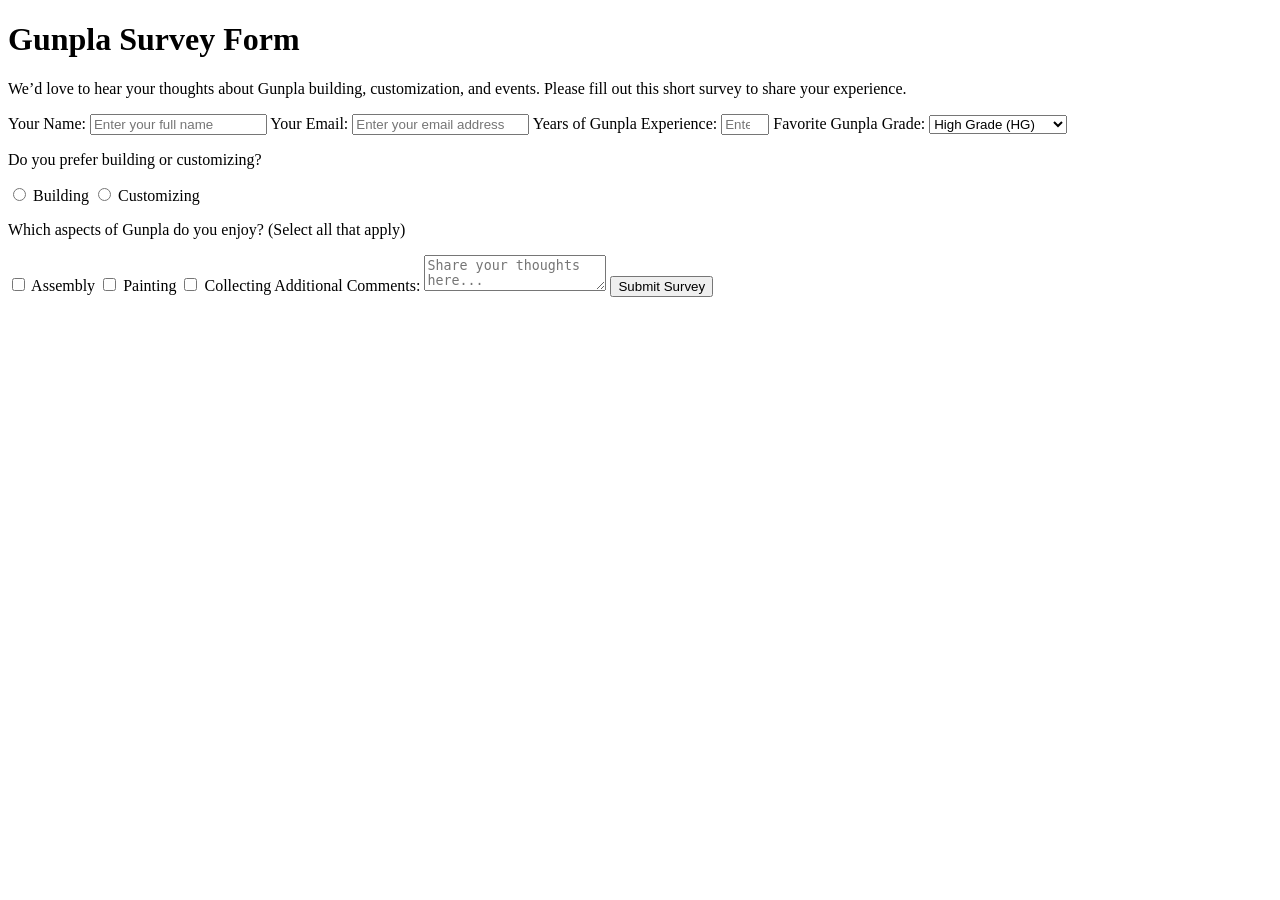
<file: 2024645474_Build a Survey Form/index.html>
<!DOCTYPE html>
<html lang="en">
<head>
  <meta charset="UTF-8">
  <title>Gunpla Survey Form</title>
</head>
<body>
  <h1 id="title">Gunpla Survey Form</h1>
  <p id="description">We’d love to hear your thoughts about Gunpla building, customization, and events. Please fill out this short survey to share your experience.</p>

  <form id="survey-form">
    <label id="name-label" for="name">Your Name:</label>
    <input 
      id="name" 
      type="text" 
      placeholder="Enter your full name" 
      required>

    <label id="email-label" for="email">Your Email:</label>
    <input 
      id="email" 
      type="email" 
      placeholder="Enter your email address" 
      required>
    
    <label id="number-label" for="number">Years of Gunpla Experience:</label>
    <input 
      id="number" 
      type="number" 
      min="0" 
      max="50" 
      placeholder="Enter a number" 
      required>

    <label for="dropdown">Favorite Gunpla Grade:</label>
    <select id="dropdown">
      <option value="hg">High Grade (HG)</option>
      <option value="mg">Master Grade (MG)</option>
      <option value="pg">Perfect Grade (PG)</option>
    </select>
    
    <p>Do you prefer building or customizing?</p>
    <label>
      <input type="radio" name="preference" value="building"> Building
    </label>
    <label>
      <input type="radio" name="preference" value="customizing"> Customizing
    </label>
    
    <p>Which aspects of Gunpla do you enjoy? (Select all that apply)</p>
    <label>
      <input type="checkbox" value="assembly"> Assembly
    </label>
    <label>
      <input type="checkbox" value="painting"> Painting
    </label>
    <label>
      <input type="checkbox" value="collecting"> Collecting
    </label>

    <label for="comments">Additional Comments:</label>
    <textarea id="comments" placeholder="Share your thoughts here..."></textarea>

    <button id="submit" type="submit">Submit Survey</button>
  </form>
</body>
</html>
</file>
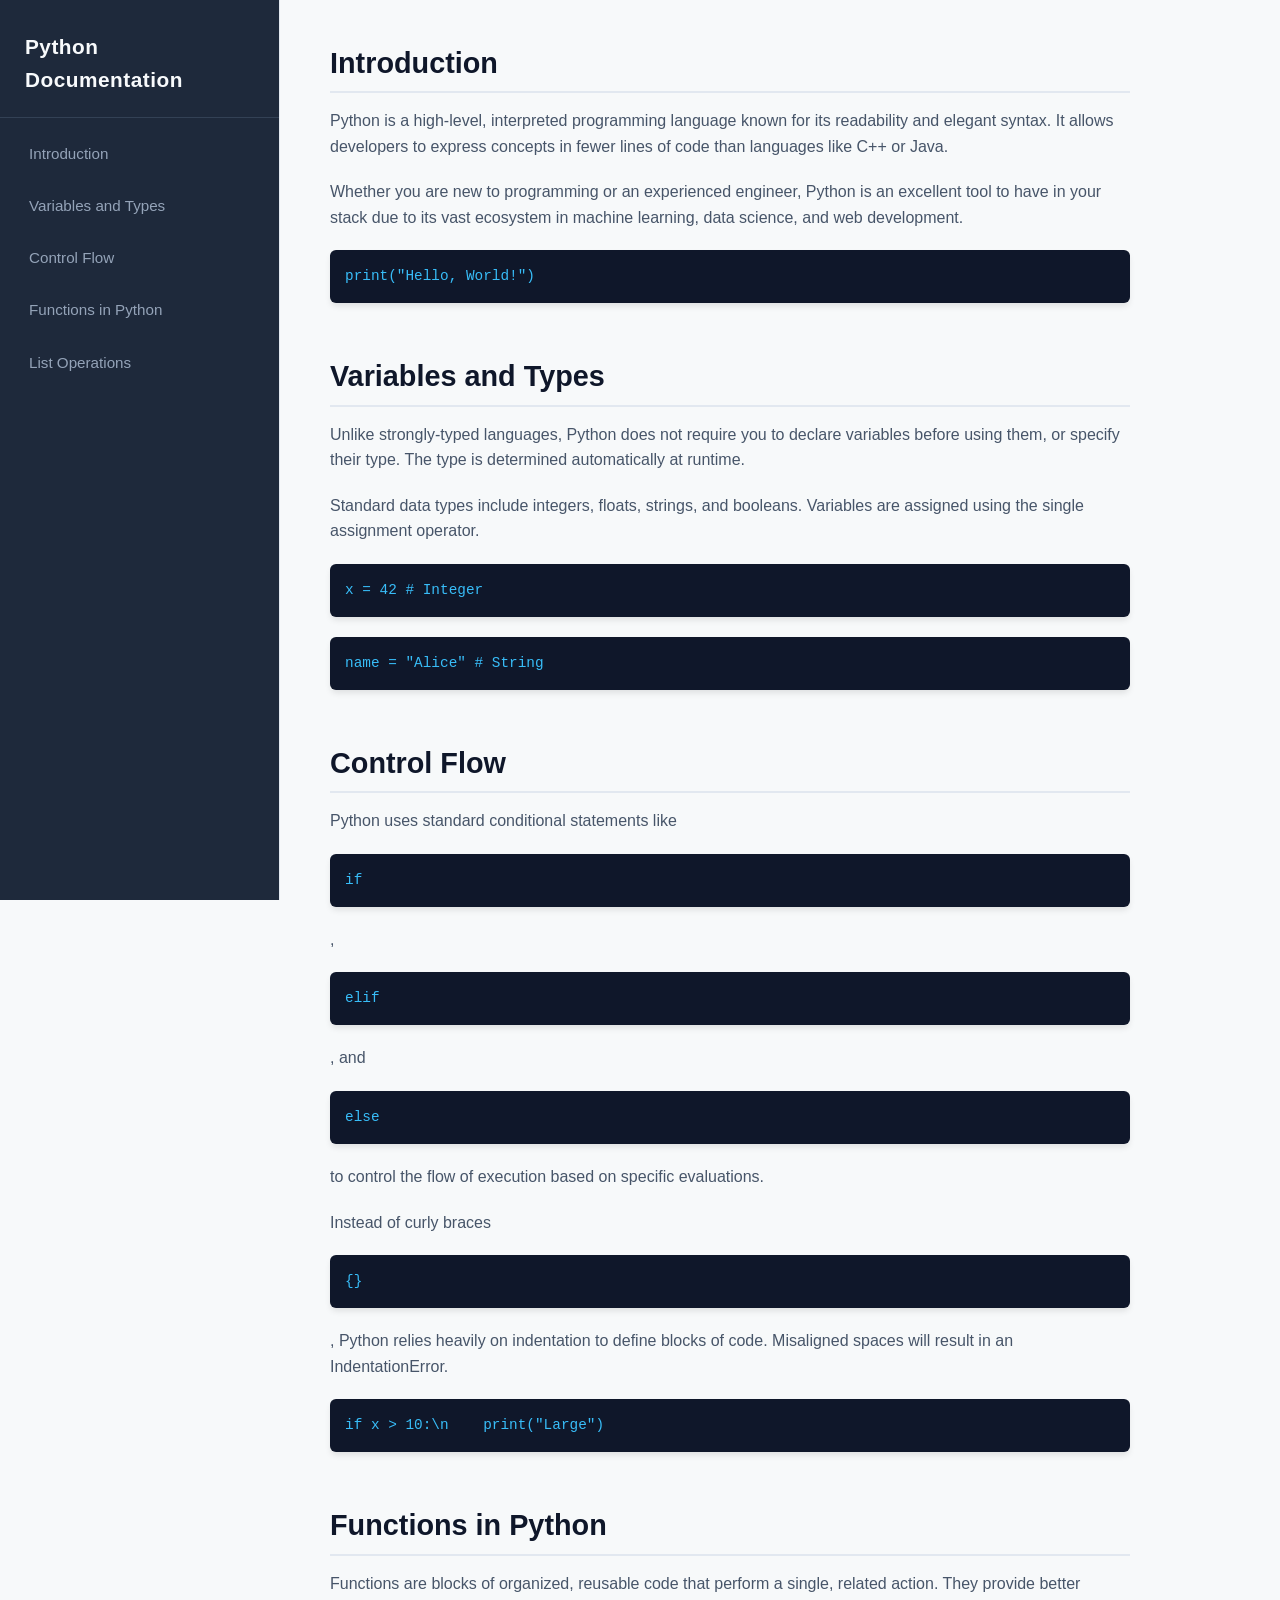
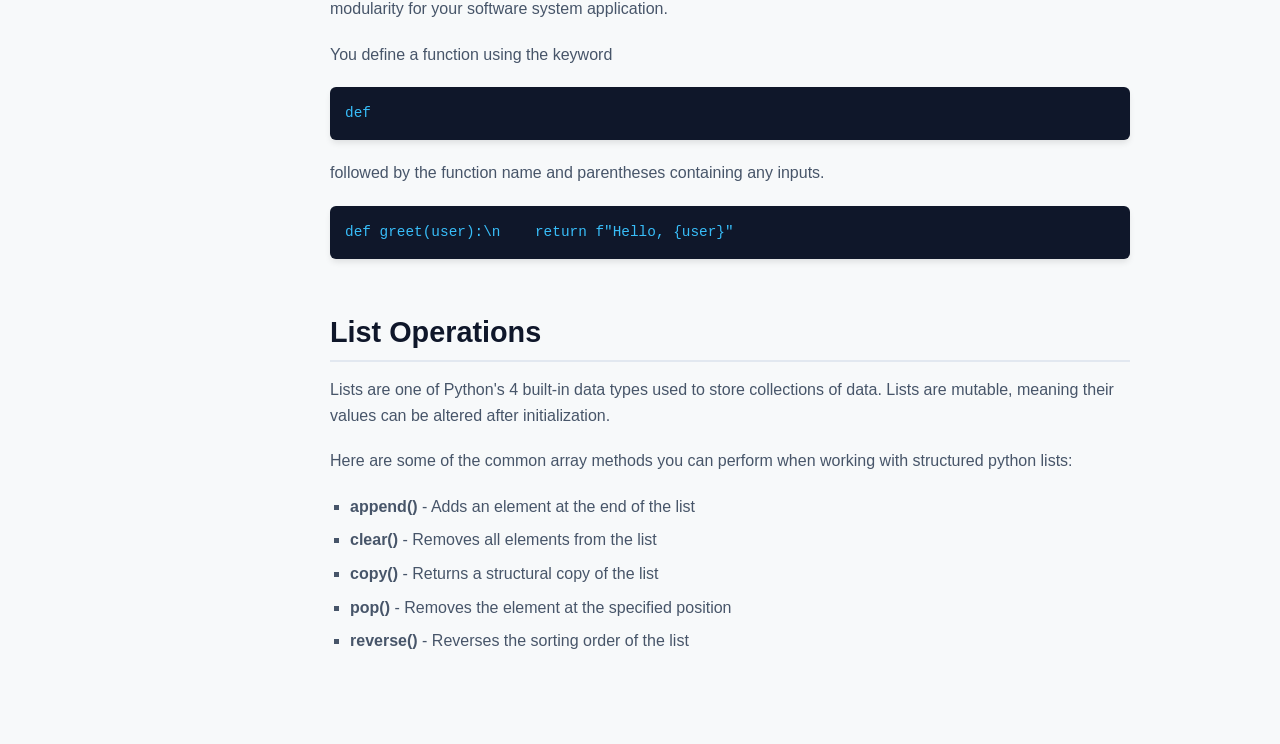
<file: 2024645474_Build a Technical Documentation Page/index.html>
<!DOCTYPE html>
<html lang="en">
<head>
  <meta charset="UTF-8">
  <meta name="viewport" content="width=device-width, initial-scale=1.0">
  <title>Python Basics Documentation</title>
  <link rel="stylesheet" href="styles.css">
</head>
<body>

  <nav id="navbar">
    <header>Python Documentation</header>
    
    <a class="nav-link" href="#Introduction">Introduction</a>
    <a class="nav-link" href="#Variables_and_Types">Variables and Types</a>
    <a class="nav-link" href="#Control_Flow">Control Flow</a>
    <a class="nav-link" href="#Functions_in_Python">Functions in Python</a>
    <a class="nav-link" href="#List_Operations">List Operations</a>
  </nav>

  <main id="main-doc">
    
    <section class="main-section" id="Introduction">
      <header>Introduction</header>
      <p>Python is a high-level, interpreted programming language known for its readability and elegant syntax. It allows developers to express concepts in fewer lines of code than languages like C++ or Java.</p>
      <p>Whether you are new to programming or an experienced engineer, Python is an excellent tool to have in your stack due to its vast ecosystem in machine learning, data science, and web development.</p>
      <code>print("Hello, World!")</code>
    </section>

    <section class="main-section" id="Variables_and_Types">
      <header>Variables and Types</header>
      <p>Unlike strongly-typed languages, Python does not require you to declare variables before using them, or specify their type. The type is determined automatically at runtime.</p>
      <p>Standard data types include integers, floats, strings, and booleans. Variables are assigned using the single assignment operator.</p>
      <code>x = 42 # Integer</code>
      <code>name = "Alice" # String</code>
    </section>

    <section class="main-section" id="Control_Flow">
      <header>Control Flow</header>
      <p>Python uses standard conditional statements like <code>if</code>, <code>elif</code>, and <code>else</code> to control the flow of execution based on specific evaluations.</p>
      <p>Instead of curly braces <code>{}</code>, Python relies heavily on indentation to define blocks of code. Misaligned spaces will result in an IndentationError.</p>
      <code>if x > 10:\n    print("Large")</code>
    </section>

    <section class="main-section" id="Functions_in_Python">
      <header>Functions in Python</header>
      <p>Functions are blocks of organized, reusable code that perform a single, related action. They provide better modularity for your software system application.</p>
      <p>You define a function using the keyword <code>def</code> followed by the function name and parentheses containing any inputs.</p>
      <code>def greet(user):\n    return f"Hello, {user}"</code>
    </section>

    <section class="main-section" id="List_Operations">
      <header>List Operations</header>
      <p>Lists are one of Python's 4 built-in data types used to store collections of data. Lists are mutable, meaning their values can be altered after initialization.</p>
      <p>Here are some of the common array methods you can perform when working with structured python lists:</p>
      <ul>
        <li><strong>append()</strong> - Adds an element at the end of the list</li>
        <li><strong>clear()</strong> - Removes all elements from the list</li>
        <li><strong>copy()</strong> - Returns a structural copy of the list</li>
        <li><strong>pop()</strong> - Removes the element at the specified position</li>
        <li><strong>reverse()</strong> - Reverses the sorting order of the list</li>
      </ul>
    </section>

  </main>

</body>
</html>
</file>
<file: 2024645474_Build a Technical Documentation Page/styles.css>
* {
  box-sizing: border-box;
  margin: 0;
  padding: 0;
}

body {
  font-family: 'Segoe UI', Tahoma, Geneva, Verdana, sans-serif;
  line-height: 1.6;
  color: #333;
  background-color: #f7f9fa;
}

#navbar {
  position: fixed;
  top: 0;
  left: 0;
  width: 280px;
  height: 100%;
  background-color: #1e293b;
  border-right: 1px solid #e2e8f0;
  padding-top: 20px;
  display: flex;
  flex-direction: column;
}

#navbar header {
  color: #f8fafc;
  font-size: 1.3rem;
  font-weight: 700;
  padding: 10px 25px 20px 25px;
  border-bottom: 1px solid #334155;
  margin-bottom: 10px;
  letter-spacing: 0.5px;
}

.nav-link {
  color: #94a3b8;
  text-decoration: none;
  padding: 14px 25px;
  font-size: 0.95rem;
  border-left: 4px solid transparent;
  transition: all 0.2s ease;
}

.nav-link:hover {
  background-color: #334155;
  color: #f8fafc;
  border-left-color: #38bdf8;
}

#main-doc {
  margin-left: 280px; 
  padding: 40px 50px;
  max-width: 900px;
}

.main-section {
  margin-bottom: 50px;
}

.main-section header {
  font-size: 1.8rem;
  color: #0f172a;
  font-weight: 600;
  margin-bottom: 15px;
  padding-bottom: 5px;
  border-bottom: 2px solid #e2e8f0;
}

p {
  color: #475569;
  margin-bottom: 20px;
  font-size: 1rem;
}

code {
  display: block;
  background-color: #0f172a;
  color: #38bdf8;
  font-family: 'Courier New', Courier, monospace;
  padding: 15px;
  border-radius: 6px;
  margin: 20px 0;
  white-space: pre-wrap;
  font-size: 0.9rem;
  box-shadow: 0 4px 6px -1px rgba(0, 0, 0, 0.1);
}

ul {
  margin-left: 20px;
  margin-bottom: 20px;
  list-style-type: square;
}

li {
  color: #475569;
  margin-bottom: 8px;
}

@media (max-width: 768px) {
  #navbar {
    position: relative;
    width: 100%;
    height: auto;
    border-right: none;
    border-bottom: 2px solid #e2e8f0;
    padding-bottom: 10px;
  }

  #navbar header {
    text-align: center;
  }

  #main-doc {
    margin-left: 0;
    padding: 30px 20px;
  }
}
</file>
